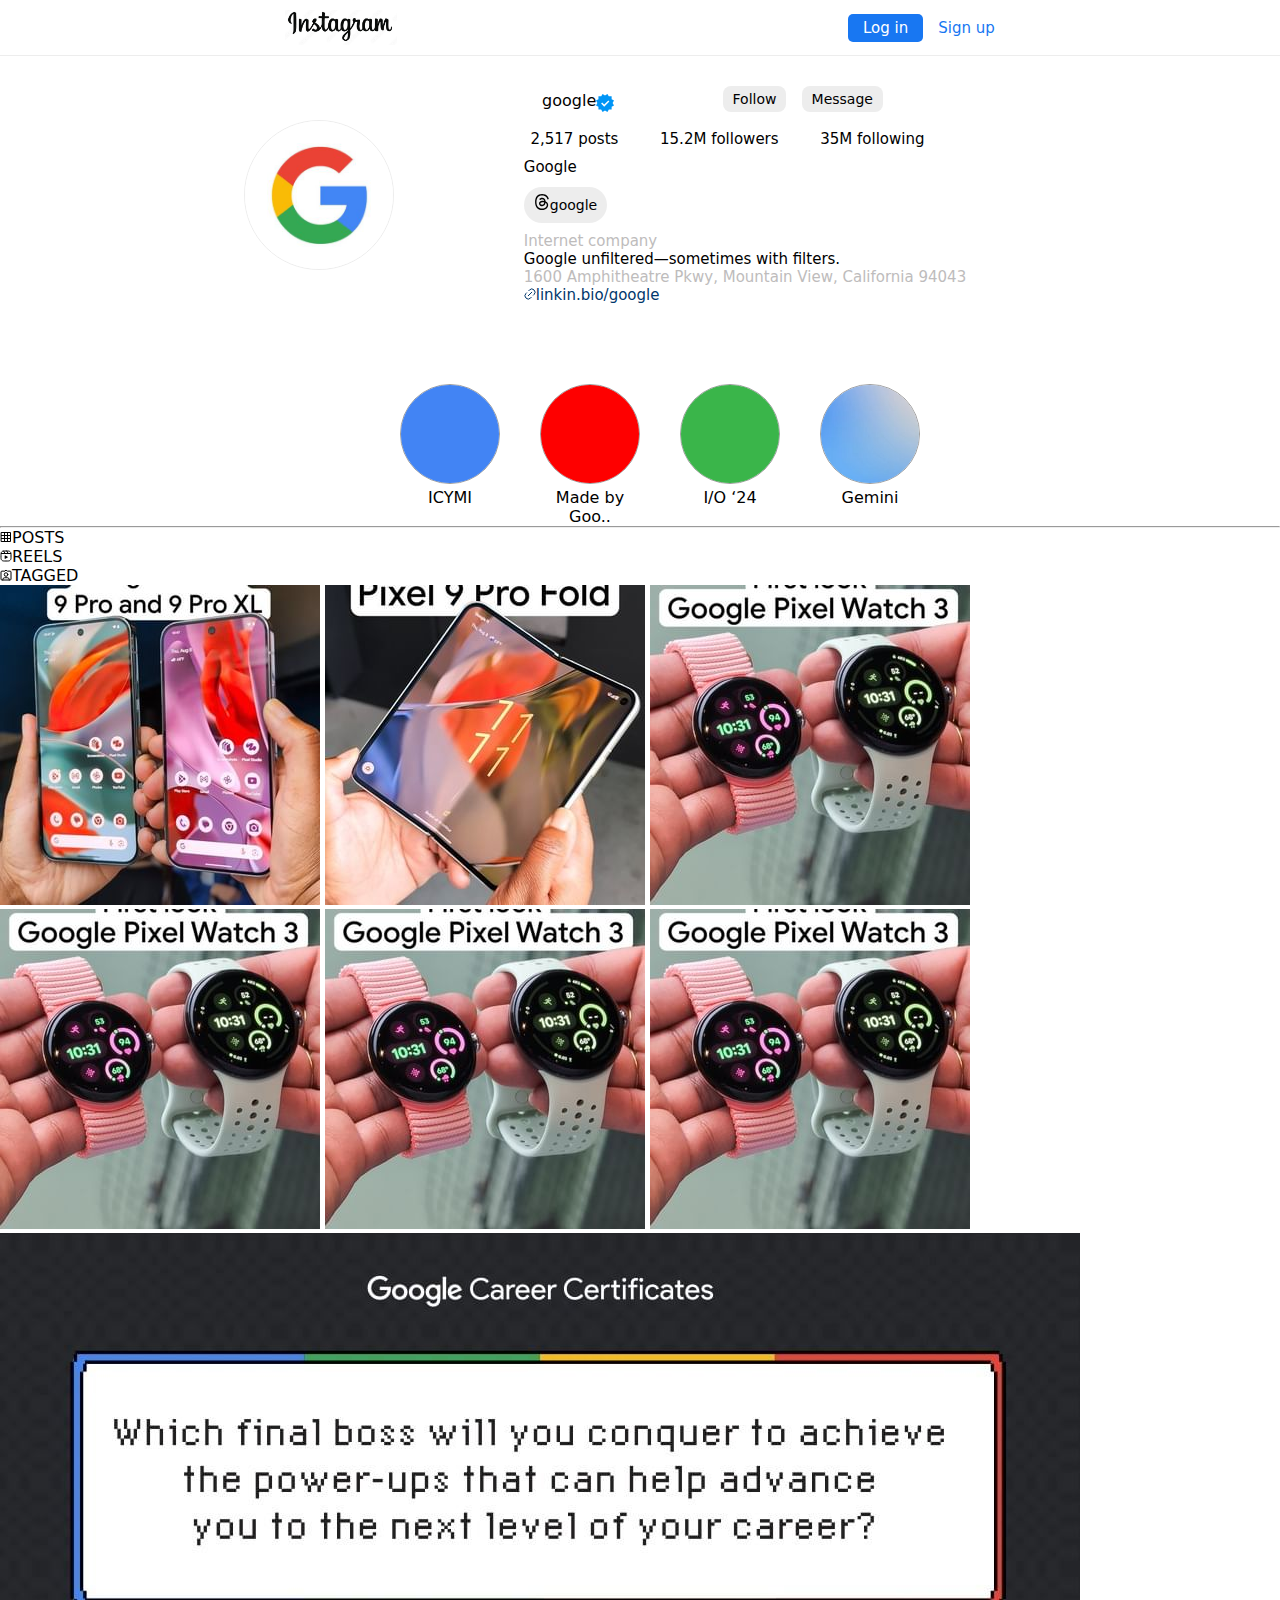
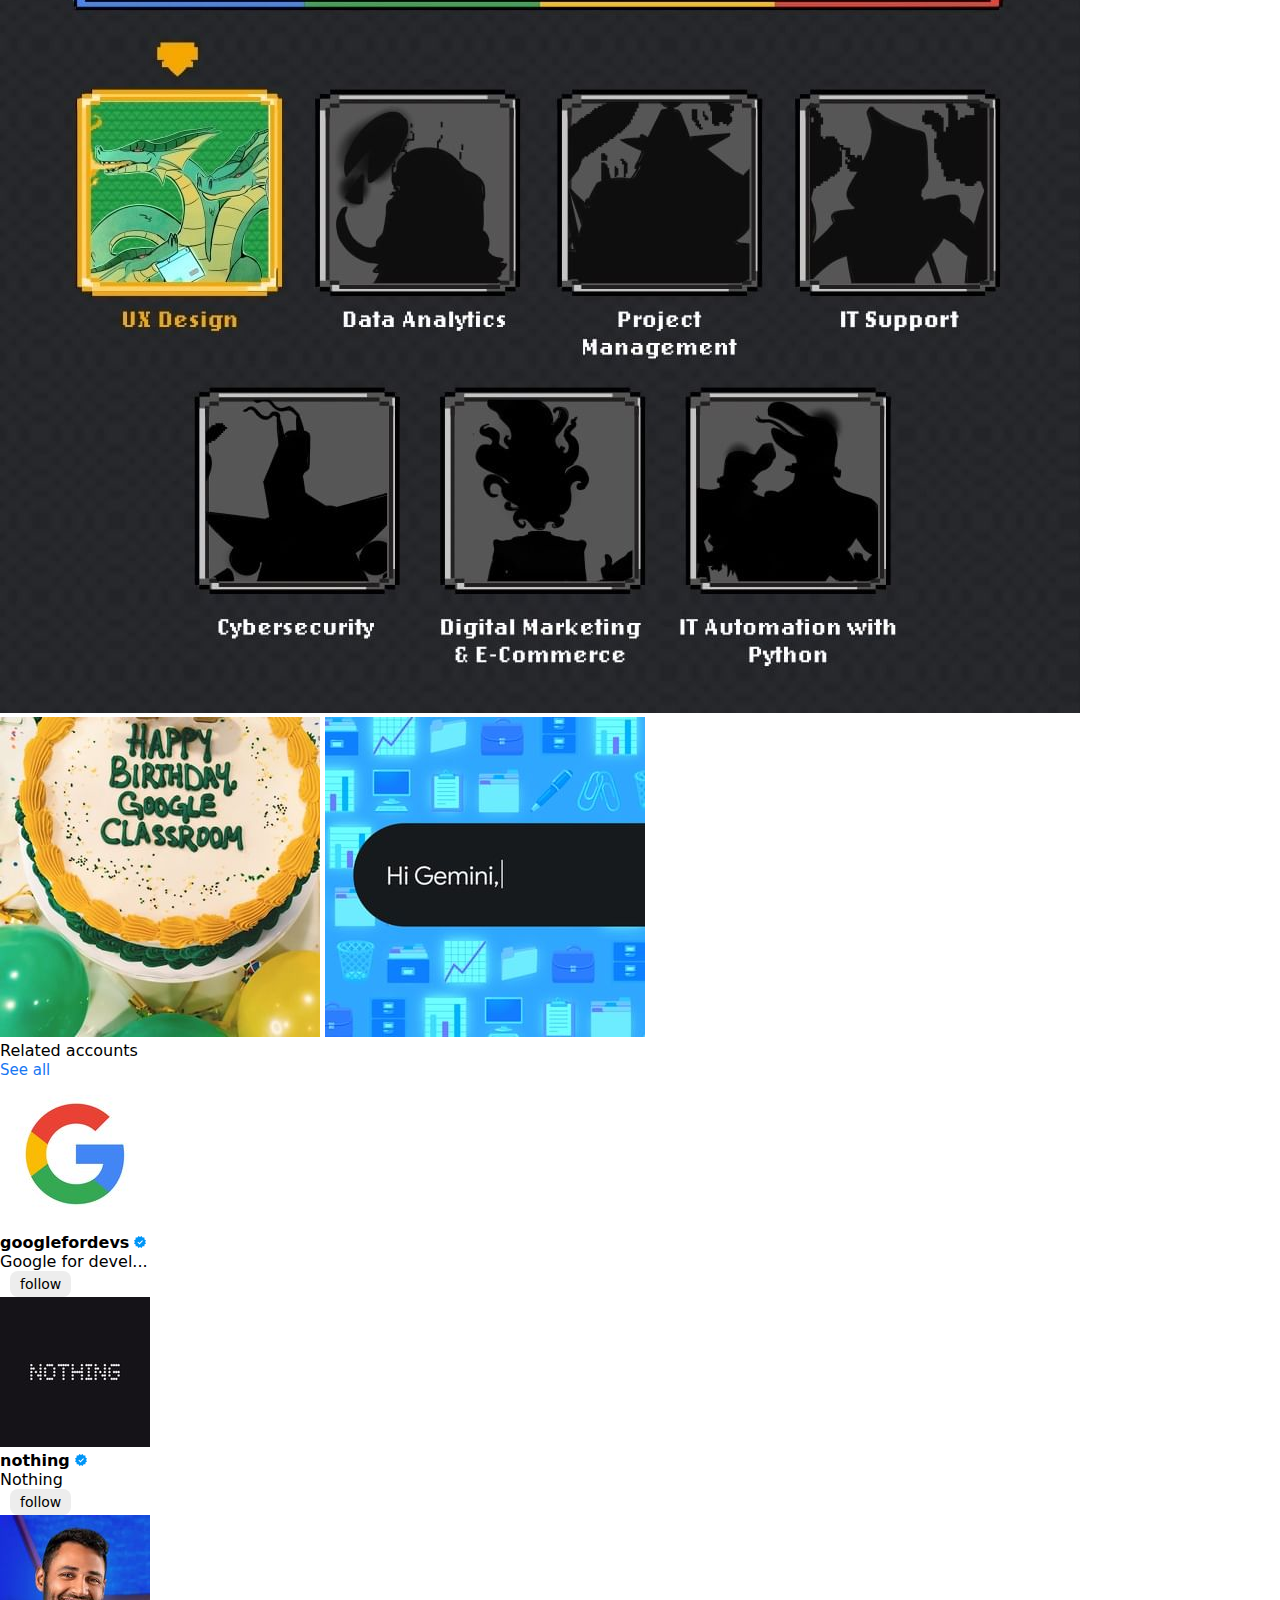
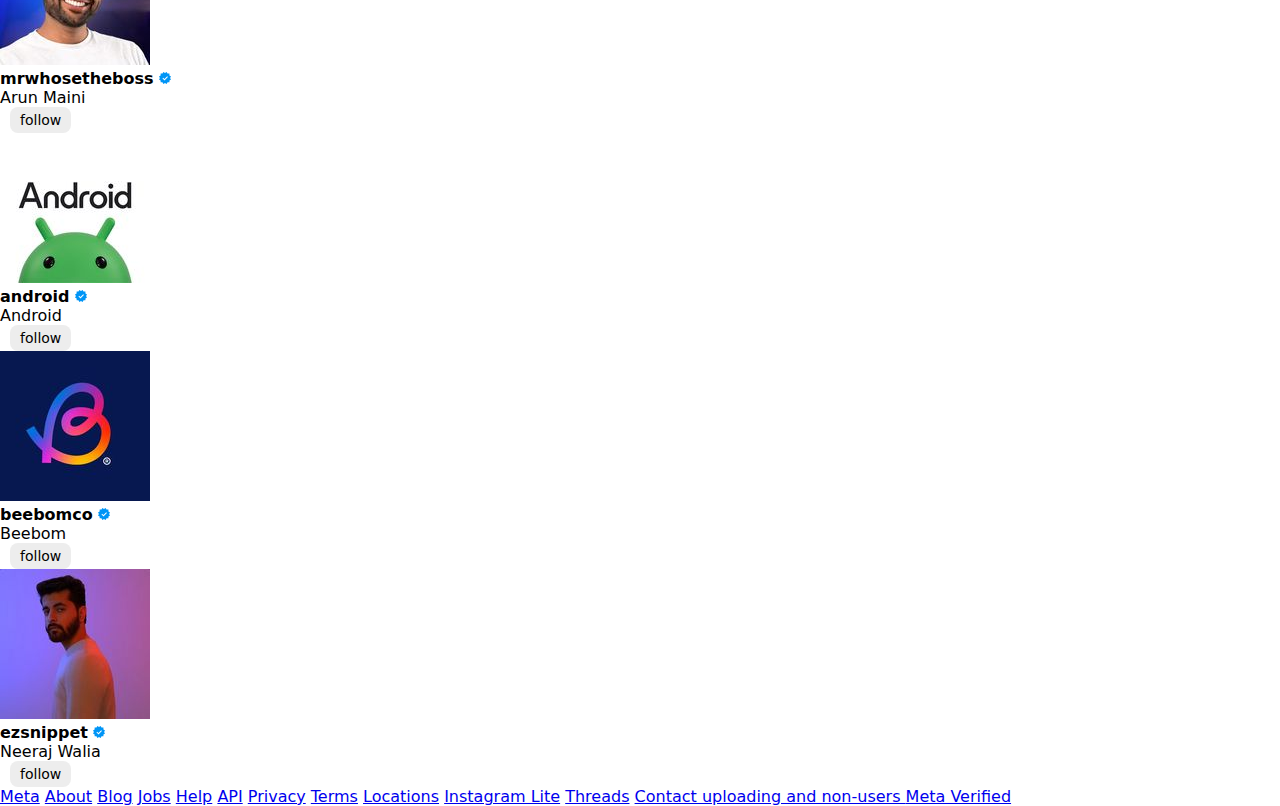
<file: index.html>
<!DOCTYPE html>
<html lang="en">

<head>
    <meta charset="UTF-8">
    <meta name="viewport" content="width=device-width, initial-scale=1.0">
    <link rel="stylesheet" href="style.css">
    <title>Flex Box</title>
</head>

<body>
    <header class="head">
        <nav class="navbar">
            <img class="head-logo" src="./instagram.jpg" alt="insta-logo">
            <div class="btn">
                <button class="login">Log in</button>
                <a class="sign-up" href="/">Sign up</a>
            </div>
        </nav>
    </header>
    <div class="container">
        <img class="google-img" src="./google.jpg" alt="google-logo">
        <section class="right">
            <div class="google-details">
                <div class="icon">
                    <p class="text">google</p>
                    <svg aria-label="Verified" class="x1lliihq x1n2onr6" fill="rgb(0, 149, 246)" height="18" role="img"
                        viewBox="0 0 40 40" width="18">
                        <title>Verified</title>
                        <path
                            d="M19.998 3.094 14.638 0l-2.972 5.15H5.432v6.354L0 14.64 3.094 20 0 25.359l5.432 3.137v5.905h5.975L14.638 40l5.36-3.094L25.358 40l3.232-5.6h6.162v-6.01L40 25.359 36.905 20 40 14.641l-5.248-3.03v-6.46h-6.419L25.358 0l-5.36 3.094Zm7.415 11.225 2.254 2.287-11.43 11.5-6.835-6.93 2.244-2.258 4.587 4.581 9.18-9.18Z"
                            fill-rule="evenodd"></path>
                    </svg>
                </div>
                <div class="btx">
                    <button class="google-banner">Follow</button>
                    <button class="google-banner">Message</button>
                </div>
            </div>
            <div class="data">
                <p>2,517 posts</p>
                <p>15.2M followers</p>
                <p>35M following</p>
            </div>
            <div class="about">
                <p>Google</p><br>
                <span class="google-span"><svg aria-label="Threads" class="x1lliihq x1n2onr6 x5n08af"
                        fill="currentColor" height="16" role="img" viewBox="0 0 192 192" width="16">
                        <title>Threads</title>
                        <path class="xcslo1z"
                            d="M141.537 88.9883C140.71 88.5919 139.87 88.2104 139.019 87.8451C137.537 60.5382 122.616 44.905 97.5619 44.745C97.4484 44.7443 97.3355 44.7443 97.222 44.7443C82.2364 44.7443 69.7731 51.1409 62.102 62.7807L75.881 72.2328C81.6116 63.5383 90.6052 61.6848 97.2286 61.6848C97.3051 61.6848 97.3819 61.6848 97.4576 61.6855C105.707 61.7381 111.932 64.1366 115.961 68.814C118.893 72.2193 120.854 76.925 121.825 82.8638C114.511 81.6207 106.601 81.2385 98.145 81.7233C74.3247 83.0954 59.0111 96.9879 60.0396 116.292C60.5615 126.084 65.4397 134.508 73.775 140.011C80.8224 144.663 89.899 146.938 99.3323 146.423C111.79 145.74 121.563 140.987 128.381 132.296C133.559 125.696 136.834 117.143 138.28 106.366C144.217 109.949 148.617 114.664 151.047 120.332C155.179 129.967 155.42 145.8 142.501 158.708C131.182 170.016 117.576 174.908 97.0135 175.059C74.2042 174.89 56.9538 167.575 45.7381 153.317C35.2355 139.966 29.8077 120.682 29.6052 96C29.8077 71.3178 35.2355 52.0336 45.7381 38.6827C56.9538 24.4249 74.2039 17.11 97.0132 16.9405C119.988 17.1113 137.539 24.4614 149.184 38.788C154.894 45.8136 159.199 54.6488 162.037 64.9503L178.184 60.6422C174.744 47.9622 169.331 37.0357 161.965 27.974C147.036 9.60668 125.202 0.195148 97.0695 0H96.9569C68.8816 0.19447 47.2921 9.6418 32.7883 28.0793C19.8819 44.4864 13.2244 67.3157 13.0007 95.9325L13 96L13.0007 96.0675C13.2244 124.684 19.8819 147.514 32.7883 163.921C47.2921 182.358 68.8816 191.806 96.9569 192H97.0695C122.03 191.827 139.624 185.292 154.118 170.811C173.081 151.866 172.51 128.119 166.26 113.541C161.776 103.087 153.227 94.5962 141.537 88.9883ZM98.4405 129.507C88.0005 130.095 77.1544 125.409 76.6196 115.372C76.2232 107.93 81.9158 99.626 99.0812 98.6368C101.047 98.5234 102.976 98.468 104.871 98.468C111.106 98.468 116.939 99.0737 122.242 100.233C120.264 124.935 108.662 128.946 98.4405 129.507Z">
                        </path>
                    </svg>google</span><br><br>
                <p class="grey">Internet company</p>
                <p>Google unfiltered—sometimes with filters.
                </p>
                <p class="grey">1600 Amphitheatre Pkwy, Mountain View, California 94043</p>
                <div class="link">
                    <a class="google-link" href="linkin.bio/google"><svg aria-label="Link icon"
                            class="x1lliihq x1n2onr6 x7l2uk3" fill="currentColor" height="12" role="img"
                            viewBox="0 0 24 24" width="12">
                            <title>Link icon</title>
                            <path
                                d="m9.726 5.123 1.228-1.228a6.47 6.47 0 0 1 9.15 9.152l-1.227 1.227m-4.603 4.603-1.228 1.228a6.47 6.47 0 0 1-9.15-9.152l1.227-1.227"
                                fill="none" stroke="currentColor" stroke-linecap="round" stroke-linejoin="round"
                                stroke-width="2"></path>
                            <line fill="none" stroke="currentColor" stroke-linecap="round" stroke-linejoin="round"
                                stroke-width="2" x1="8.471" x2="15.529" y1="15.529" y2="8.471"></line>
                        </svg>linkin.bio/google</a>
                </div>

            </div>
        </section>
    </div>
    <div class="color">
        <div class="blue">
            <img class="circle" src="./blue.jpg" alt="">
            <span>ICYMI</span>
        </div>
        <div class="red">
            <img class="circle" src="./red.jpg" alt="">
            <span>Made by Goo..</span>
        </div>
        <div class="green"><img class="circle" src="./green.jpg" alt=""><span>I/O ‘24</span></div>
        <div class="acqua-blue"><img class="circle" src="./aqua-blue.jpg" alt=""><span>Gemini</span></div>

    </div>
    <hr>
    <div class="content">
        <div class="posts"><svg aria-label="" class="x1lliihq x1n2onr6 x5n08af" fill="currentColor" height="12"
                role="img" viewBox="0 0 24 24" width="12">
                <title></title>
                <rect fill="none" height="18" stroke="currentColor" stroke-linecap="round" stroke-linejoin="round"
                    stroke-width="2" width="18" x="3" y="3"></rect>
                <line fill="none" stroke="currentColor" stroke-linecap="round" stroke-linejoin="round" stroke-width="2"
                    x1="9.015" x2="9.015" y1="3" y2="21"></line>
                <line fill="none" stroke="currentColor" stroke-linecap="round" stroke-linejoin="round" stroke-width="2"
                    x1="14.985" x2="14.985" y1="3" y2="21"></line>
                <line fill="none" stroke="currentColor" stroke-linecap="round" stroke-linejoin="round" stroke-width="2"
                    x1="21" x2="3" y1="9.015" y2="9.015"></line>
                <line fill="none" stroke="currentColor" stroke-linecap="round" stroke-linejoin="round" stroke-width="2"
                    x1="21" x2="3" y1="14.985" y2="14.985"></line>
            </svg><span>POSTS</span></div>
        <div class="reels"><svg aria-label="" class="x1lliihq x1n2onr6 x1roi4f4" fill="currentColor" height="12"
                role="img" viewBox="0 0 24 24" width="12">
                <title></title>
                <line fill="none" stroke="currentColor" stroke-linejoin="round" stroke-width="2" x1="2.049" x2="21.95"
                    y1="7.002" y2="7.002"></line>
                <line fill="none" stroke="currentColor" stroke-linecap="round" stroke-linejoin="round" stroke-width="2"
                    x1="13.504" x2="16.362" y1="2.001" y2="7.002"></line>
                <line fill="none" stroke="currentColor" stroke-linecap="round" stroke-linejoin="round" stroke-width="2"
                    x1="7.207" x2="10.002" y1="2.11" y2="7.002"></line>
                <path
                    d="M2 12.001v3.449c0 2.849.698 4.006 1.606 4.945.94.908 2.098 1.607 4.946 1.607h6.896c2.848 0 4.006-.699 4.946-1.607.908-.939 1.606-2.096 1.606-4.945V8.552c0-2.848-.698-4.006-1.606-4.945C19.454 2.699 18.296 2 15.448 2H8.552c-2.848 0-4.006.699-4.946 1.607C2.698 4.546 2 5.704 2 8.552Z"
                    fill="none" stroke="currentColor" stroke-linecap="round" stroke-linejoin="round" stroke-width="2">
                </path>
                <path
                    d="M9.763 17.664a.908.908 0 0 1-.454-.787V11.63a.909.909 0 0 1 1.364-.788l4.545 2.624a.909.909 0 0 1 0 1.575l-4.545 2.624a.91.91 0 0 1-.91 0Z"
                    fill-rule="evenodd"></path>
            </svg><span>REELS</span></div>
        <div class="tagged"><svg aria-label="" class="x1lliihq x1n2onr6 x1roi4f4" fill="currentColor" height="12"
                role="img" viewBox="0 0 24 24" width="12">
                <title></title>
                <path
                    d="M10.201 3.797 12 1.997l1.799 1.8a1.59 1.59 0 0 0 1.124.465h5.259A1.818 1.818 0 0 1 22 6.08v14.104a1.818 1.818 0 0 1-1.818 1.818H3.818A1.818 1.818 0 0 1 2 20.184V6.08a1.818 1.818 0 0 1 1.818-1.818h5.26a1.59 1.59 0 0 0 1.123-.465Z"
                    fill="none" stroke="currentColor" stroke-linecap="round" stroke-linejoin="round" stroke-width="2">
                </path>
                <path d="M18.598 22.002V21.4a3.949 3.949 0 0 0-3.948-3.949H9.495A3.949 3.949 0 0 0 5.546 21.4v.603"
                    fill="none" stroke="currentColor" stroke-linecap="round" stroke-linejoin="round" stroke-width="2">
                </path>
                <circle cx="12.072" cy="11.075" fill="none" r="3.556" stroke="currentColor" stroke-linecap="round"
                    stroke-linejoin="round" stroke-width="2"></circle>
            </svg><span>TAGGED</span></div>
    </div>
    <div class="row1">
        <div>
            <img class="squre" src="./9 pro.jpg" alt="">
            <img class="squre" src="./fold 1.jpg" alt="">
            <img class="squre" src="./watch 3.jpg" alt="">
        </div>
    </div>
    <div class="row2">
        <div>
            <img class="squre" src="./watch 3.jpg" alt="">
            <img class="squre" src="./watch 3.jpg" alt="">
            <img class="squre" src="./watch 3.jpg" alt="">
        </div>
    </div>
    <div class="row3">
        <div>
            <img class="squre" src="./c1.jpg" alt="">
            <img class="squre" src="./h1.jpg" alt="">
            <img class="squre" src="./g1.jpg" alt="">
        </div>
    </div>
    <div class="more-posts">
        <p>Related accounts</p>
        <a class="sign-up" href="/">See all</a>
    </div>
    <div class="container2">
        <div class="google-dev">
            <img class="small-one" src="./gsmall.jpg" alt="logo">
            <p><strong>googlefordevs</strong> <svg aria-label="Verified" class="x1lliihq x1n2onr6"
                    fill="rgb(0, 149, 246)" height="12" role="img" viewBox="0 0 40 40" width="12">
                    <title>Verified</title>
                    <path
                        d="M19.998 3.094 14.638 0l-2.972 5.15H5.432v6.354L0 14.64 3.094 20 0 25.359l5.432 3.137v5.905h5.975L14.638 40l5.36-3.094L25.358 40l3.232-5.6h6.162v-6.01L40 25.359 36.905 20 40 14.641l-5.248-3.03v-6.46h-6.419L25.358 0l-5.36 3.094Zm7.415 11.225 2.254 2.287-11.43 11.5-6.835-6.93 2.244-2.258 4.587 4.581 9.18-9.18Z"
                        fill-rule="evenodd"></path>
                </svg></p>
            <p>Google for devel...</p>
            <button class="google-banner">follow</button>

        </div>
        <div class="google-dev">
            <img class="small-one" src="./nothing.jpg" alt="logo">
            <p><strong>nothing</strong> <svg aria-label="Verified" class="x1lliihq x1n2onr6" fill="rgb(0, 149, 246)"
                    height="12" role="img" viewBox="0 0 40 40" width="12">
                    <title>Verified</title>
                    <path d="M19.998 3.094 14.638 0l-2.972 5.15H5.432v6.354L0 14.64 3.094 20 0 25.359l5.432 3.137v5.905h5.975L14.638 
        40l5.36-3.094L25.358 40l3.232-5.6h6.162v-6.01L40 25.359 36.905 20 40 14.641l-5.248-3.03v-6.46h-6.419L25.358 
        0l-5.36 3.094Zm7.415 11.225 2.254 2.287-11.43 11.5-6.835-6.93 2.244-2.258 4.587 4.581 9.18-9.18Z"
                        fill-rule="evenodd">
                    </path>
                </svg></p>
            <p>Nothing</p>
            <button class="google-banner">follow</button>


        </div>
        <div class="google-dev">
            <img class="small-one" src="./man.jpg" alt="logo">
            <p><strong>mrwhosetheboss</strong> <svg aria-label="Verified" class="x1lliihq x1n2onr6"
                    fill="rgb(0, 149, 246)" height="12" role="img" viewBox="0 0 40 40" width="12">
                    <title>Verified</title>
                    <path d="M19.998 3.094 14.638 0l-2.972 5.15H5.432v6.354L0 14.64 3.094 20 0 25.359l5.432 3.137v5.905h5.975L14.638 
        40l5.36-3.094L25.358 40l3.232-5.6h6.162v-6.01L40 25.359 36.905 20 40 14.641l-5.248-3.03v-6.46h-6.419L25.358 
        0l-5.36 3.094Zm7.415 11.225 2.254 2.287-11.43 11.5-6.835-6.93 2.244-2.258 4.587 4.581 9.18-9.18Z"
                        fill-rule="evenodd">
                    </path>
                </svg></p>
            <p>Arun Maini</p>
            <button class="google-banner">follow</button>
        </div>
        <div class="google-dev">
            <img class="small-one" src="./375186759_6805433609524290_1739264410990625126_n.jpg" alt="logo">
            <p><strong>android</strong> <svg aria-label="Verified" class="x1lliihq x1n2onr6" fill="rgb(0, 149, 246)"
                    height="12" role="img" viewBox="0 0 40 40" width="12">
                    <title>Verified</title>
                    <path d="M19.998 3.094 14.638 0l-2.972 5.15H5.432v6.354L0 14.64 3.094 20 0 25.359l5.432 3.137v5.905h5.975L14.638 
        40l5.36-3.094L25.358 40l3.232-5.6h6.162v-6.01L40 25.359 36.905 20 40 14.641l-5.248-3.03v-6.46h-6.419L25.358 
        0l-5.36 3.094Zm7.415 11.225 2.254 2.287-11.43 11.5-6.835-6.93 2.244-2.258 4.587 4.581 9.18-9.18Z"
                        fill-rule="evenodd">
                    </path>
                </svg></p>
            <p>Android</p>
            <button class="google-banner">follow</button>
        </div>
        <div class="google-dev">
            <img class="small-one" src="./beeb.jpg" alt="logo">
            <p><strong>beebomco</strong> <svg aria-label="Verified" class="x1lliihq x1n2onr6" fill="rgb(0, 149, 246)"
                    height="12" role="img" viewBox="0 0 40 40" width="12">
                    <title>Verified</title>
                    <path d="M19.998 3.094 14.638 0l-2.972 5.15H5.432v6.354L0 14.64 3.094 20 0 25.359l5.432 3.137v5.905h5.975L14.638 
        40l5.36-3.094L25.358 40l3.232-5.6h6.162v-6.01L40 25.359 36.905 20 40 14.641l-5.248-3.03v-6.46h-6.419L25.358 
        0l-5.36 3.094Zm7.415 11.225 2.254 2.287-11.43 11.5-6.835-6.93 2.244-2.258 4.587 4.581 9.18-9.18Z"
                        fill-rule="evenodd">
                    </path>
                </svg></p>
            <p>Beebom</p>
            <button class="google-banner">follow</button>
        </div>
        <div class="google-dev">
            <img class="small-one" src="./eezz.jpg" alt="logo">
            <p><strong>ezsnippet</strong> <svg aria-label="Verified" class="x1lliihq x1n2onr6" fill="rgb(0, 149, 246)"
                    height="12" role="img" viewBox="0 0 40 40" width="12">
                    <title>Verified</title>
                    <path d="M19.998 3.094 14.638 0l-2.972 5.15H5.432v6.354L0 14.64 3.094 20 0 25.359l5.432 3.137v5.905h5.975L14.638 
        40l5.36-3.094L25.358 40l3.232-5.6h6.162v-6.01L40 25.359 36.905 20 40 14.641l-5.248-3.03v-6.46h-6.419L25.358 
        0l-5.36 3.094Zm7.415 11.225 2.254 2.287-11.43 11.5-6.835-6.93 2.244-2.258 4.587 4.581 9.18-9.18Z"
                        fill-rule="evenodd">
                    </path>
                </svg></p>
            <p>Neeraj Walia</p>
            <button class="google-banner">follow</button>
        </div>
    </div>
    <div class="footer">
        <div class="menu">
            <a class="menu-nav" href="/">Meta</a>
            <a class="menu-nav" href="/">About</a>
            <a class="menu-nav" href="/">Blog</a>
            <a class="menu-nav" href="/">Jobs</a>
            <a class="menu-nav" href="/">Help</a>
            <a class="menu-nav" href="/">API</a>
            <a class="menu-nav" href="/">Privacy</a>
            <a class="menu-nav" href="/">Terms</a>
            <a class="menu-nav" href="/">Locations</a>
            <a class="menu-nav" href="/">Instagram Lite</a>
            <a class="menu-nav" href="/">Threads</a>
            <a class="menu-nav" href="/">Contact uploading and non-users
            </a>
            <a class="menu-nav" href=".">Meta Verified</a>
        </div>
    </div>

</body>

</html>
</file>
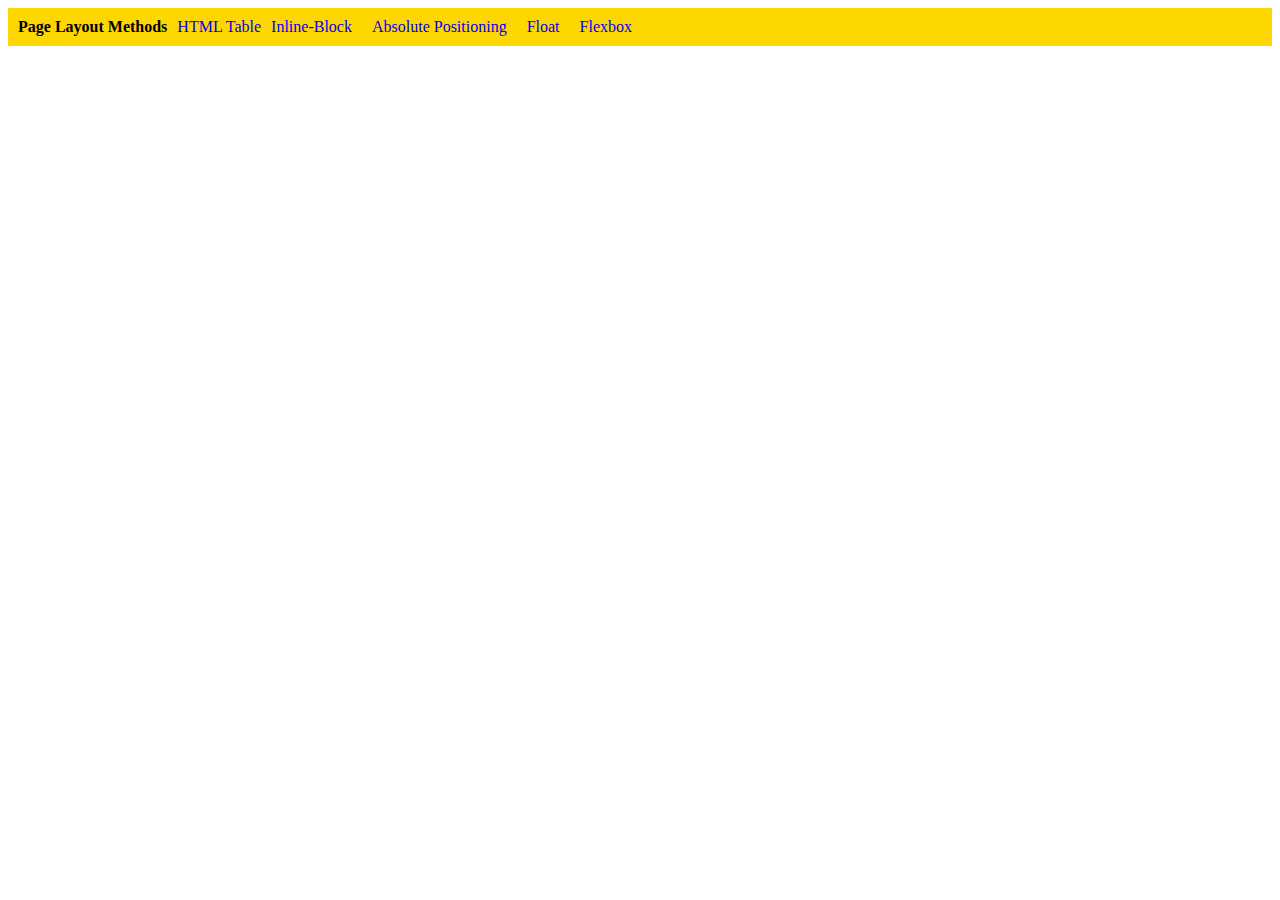
<file: Display Flex/index.html>
<!DOCTYPE html>
<html lang="en">

<head>
  <meta charset="UTF-8">
  <meta name="viewport" content="width=device-width, initial-scale=1.0">
  <title>Column Layout Methods</title>
  <style>
    p {
      padding: 0;
      margin: 0;
      font-weight: 700;
    }

    li {
      list-style: none;
    }

    .container {
      padding: 10px;
      background-color: gold;
    }
  </style>
  <link rel="stylesheet" href="style.css">
</head>

<body>
  <div class="container">
    <p>Page Layout Methods</p>

    <li><a href="./html-table.html">HTML Table</a></li>
    <li><a href="./inline-block.html">Inline-Block</li>
    <li><a href="./absolute-position.html">Absolute Positioning</li>
    <li><a href="./float.html">Float</li>
    <li><a href="./flex.html">Flexbox</li>

  </div>
</body>

</html>
</file>
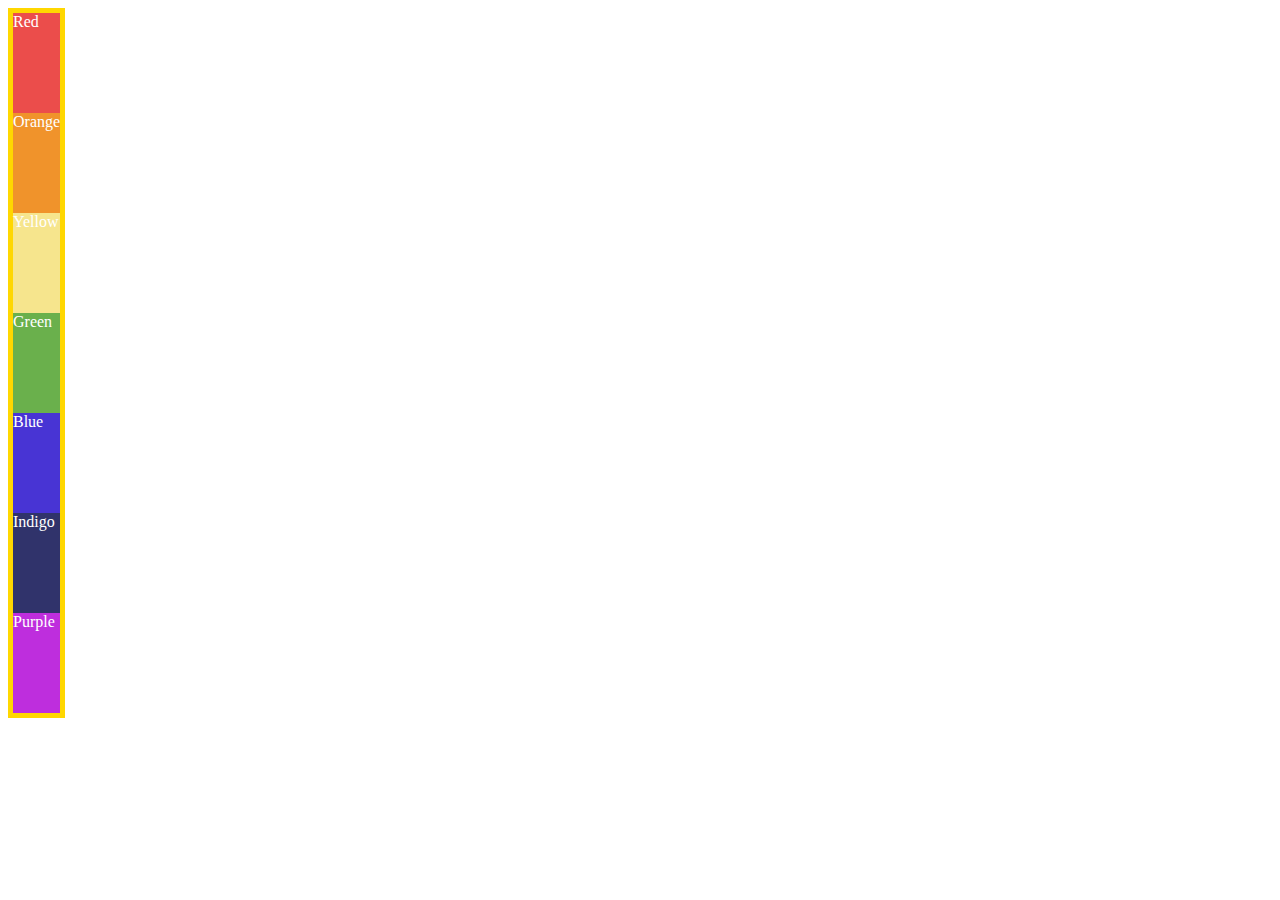
<file: Flex Direction/index.html>
<!DOCTYPE html>
<html lang="en">

<head>
  <meta charset="UTF-8">
  <meta name="viewport" content="width=device-width, initial-scale=1.0">
  <title>Flex Direction</title>
  <!-- HINT:
  https://developer.mozilla.org/en-US/docs/Web/CSS/Universal_selectors
  https://developer.mozilla.org/en-US/docs/Learn/CSS/Building_blocks/Selectors/Combinators 
  -->
  <style>
    .container {
      color: white;
      border: 5px solid gold;
      display: inline-flex;
      flex-direction: column;
      /* width: 50px; */
    }

    .container>div {
      /* height: 100px; */
      flex-basis: 100px;

    }

    /*
Select all the elements that are the direct
children of the .container class.
    */

    .red {
      background-color: #eb4d4b;
    }

    .orange {
      background-color: #f0932b;
    }

    .yellow {
      background-color: #f6e58d;
    }

    .green {
      background-color: #6ab04c;
    }

    .blue {
      background-color: #4834d4;
    }

    .indigo {
      background-color: #30336b;
    }

    .purple {
      background-color: #be2edd;
    }
  </style>
</head>

<body>
  <div class="container">
    <div class="red">Red</div>
    <div class="orange">Orange</div>
    <div class="yellow">Yellow</div>
    <div class="green">Green</div>
    <div class="blue">Blue</div>
    <div class="indigo">Indigo</div>
    <div class="purple">Purple</div>
  </div>

</body>

</html>
</file>
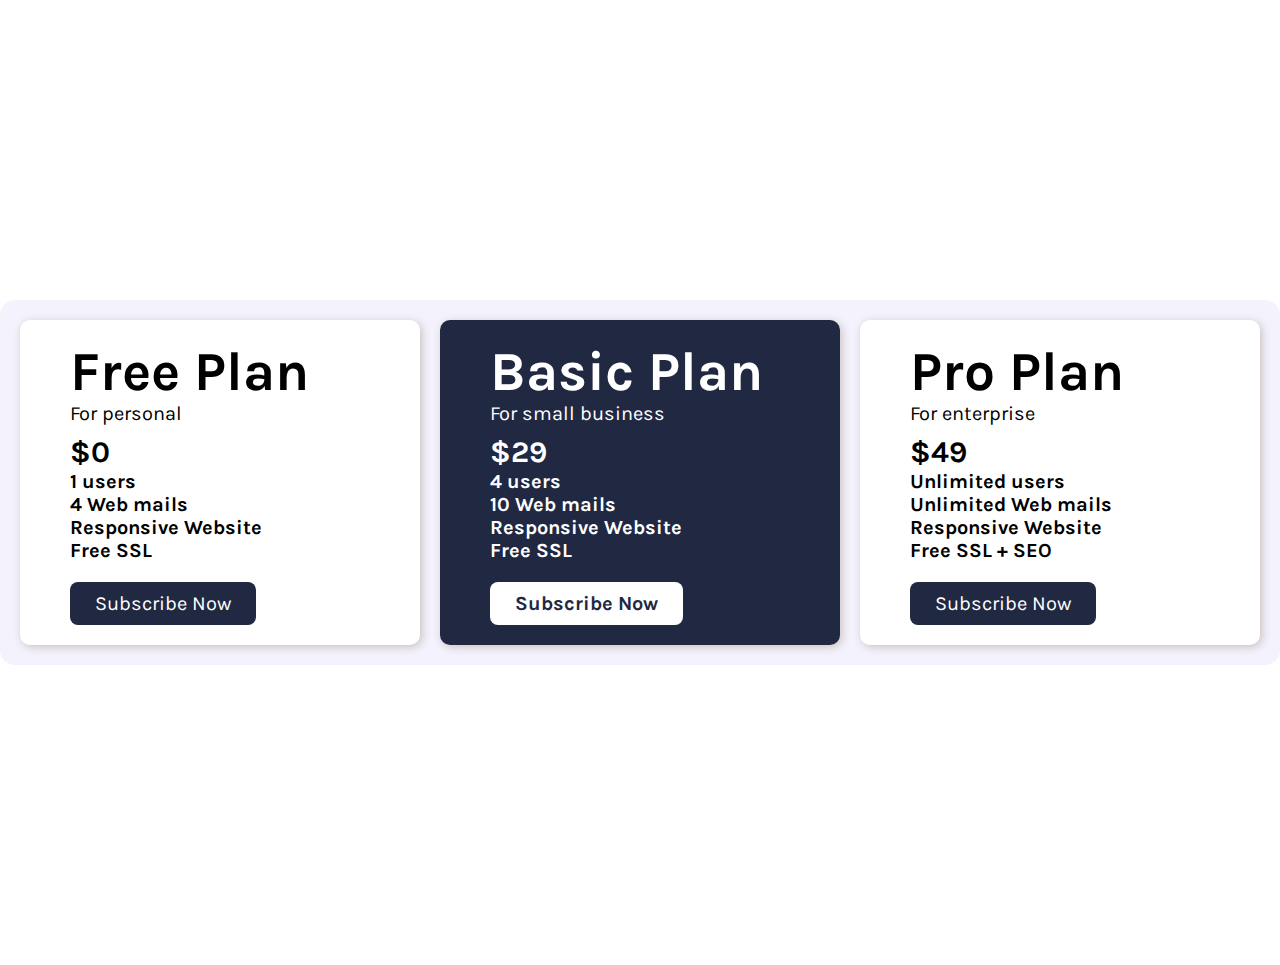
<file: Pricing card/index.html>
<!DOCTYPE html>
<html lang="en">

<head>
    <meta charset="UTF-8">
    <meta name="viewport" content="width=device-width, initial-scale=1.0">
    <link rel="stylesheet" href="style.css">
    <title>pricing card</title>
</head>

<body>
    <div class="container">
        <div class="card one">
            <h1>Free Plan</h1>
            <p> For personal</p>
            <h2>$0</h2>
            <ul>
                <li>1 users</li>
                <li>4 Web mails</li>
                <li>Responsive Website</li>
                <li>Free SSL</li>
            </ul>
            <button>Subscribe Now</button>
        </div>
        <div class="card two">
            <h1>Basic Plan</h1>
            <p> For small business</p>
            <h2>$29</h2>
            <ul>
                <li>4 users</li>
                <li>10 Web mails</li>
                <li>Responsive Website</li>
                <li>Free SSL</li>
            </ul>
            <button>Subscribe Now</button>
        </div>
        <div class="card three">
            <h1>Pro Plan</h1>
            <p> For enterprise</p>
            <h2>$49</h2>
            <ul>
                <li>Unlimited users</li>
                <li>Unlimited Web mails</li>
                <li>Responsive Website</li>
                <li>Free SSL + SEO</li>
            </ul>
            <button>Subscribe Now</button>
        </div>
    </div>
</body>

</html>
</file>
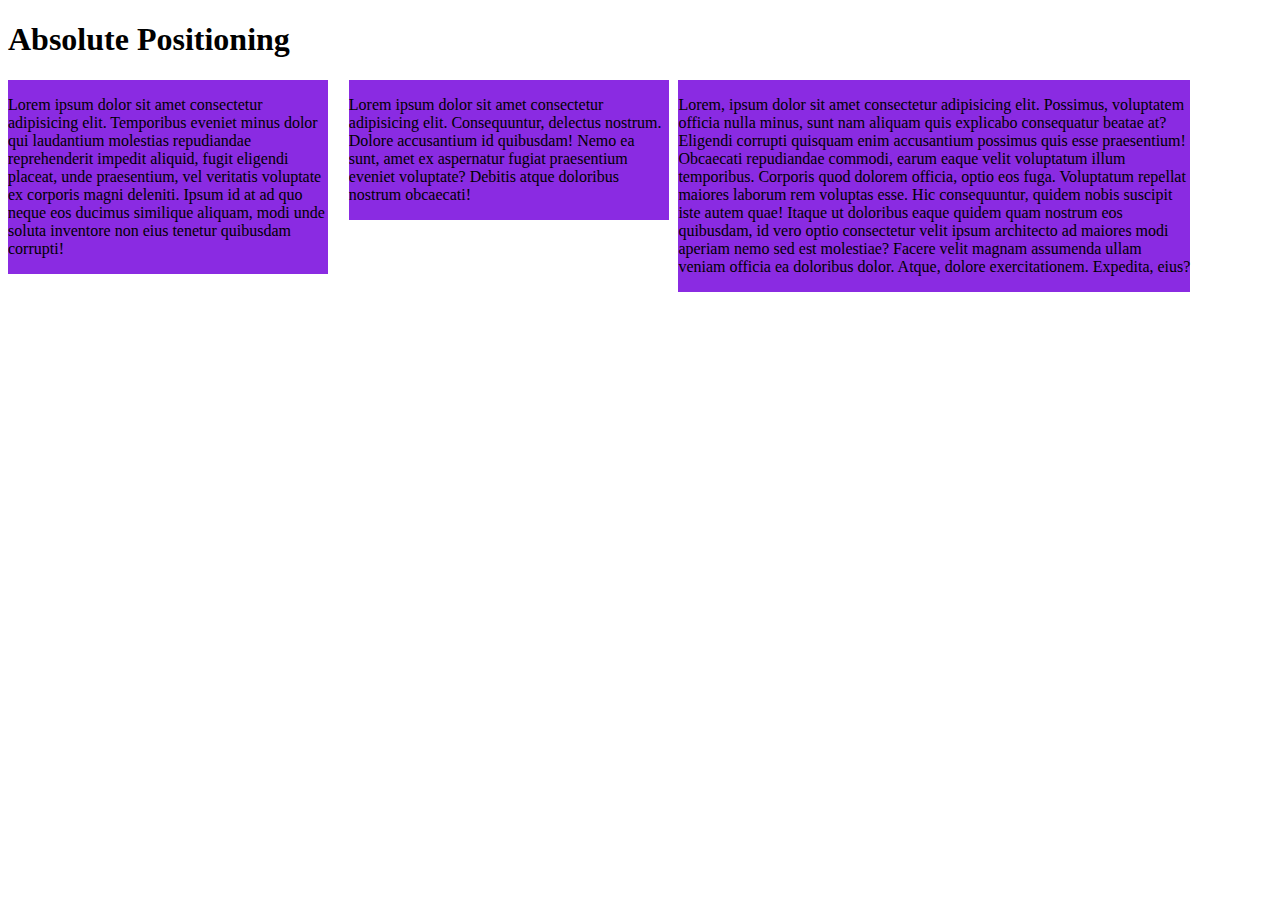
<file: Display Flex/absolute-position.html>
<!DOCTYPE html>
<html lang="en">

<head>
  <meta charset="UTF-8">
  <meta name="viewport" content="width=device-width, initial-scale=1.0">
  <title>Absolute Positioning</title>
  <style>
    div {
      position: relative;
      display: inline-block;
      background-color: blueviolet;
    }

    .one {
      width: 25%;
      position: absolute;
    }

    .two {
      position: absolute;
      left: 27.25%;
      width: 25%;
    }

    .three {
      position: absolute;
      left: 53%;
      width: 40%;
    }
  </style>
</head>

<body>

  <body>
<h1>Absolute Positioning</h1>
    <div class="one">
      <p>Lorem ipsum dolor sit amet consectetur adipisicing elit. Temporibus eveniet minus dolor qui laudantium
        molestias repudiandae reprehenderit impedit aliquid, fugit eligendi placeat, unde praesentium, vel veritatis
        voluptate ex corporis magni deleniti. Ipsum id at ad quo neque eos ducimus similique aliquam, modi unde soluta
        inventore non eius tenetur quibusdam corrupti!</p>
    </div>
    <div class="two">
      <p>Lorem ipsum dolor sit amet consectetur adipisicing elit. Consequuntur, delectus nostrum. Dolore accusantium id
        quibusdam! Nemo ea sunt, amet ex aspernatur fugiat praesentium eveniet voluptate? Debitis atque doloribus
        nostrum obcaecati!</p>
    </div>
    <div class="three">
      <p>Lorem, ipsum dolor sit amet consectetur adipisicing elit. Possimus, voluptatem officia nulla minus, sunt nam
        aliquam quis explicabo consequatur beatae at? Eligendi corrupti quisquam enim accusantium possimus quis esse
        praesentium! Obcaecati repudiandae commodi, earum eaque velit voluptatum illum temporibus. Corporis quod dolorem
        officia, optio eos fuga. Voluptatum repellat maiores laborum rem voluptas esse. Hic consequuntur, quidem nobis
        suscipit iste autem quae! Itaque ut doloribus eaque quidem quam nostrum eos quibusdam, id vero optio consectetur
        velit ipsum architecto ad maiores modi aperiam nemo sed est molestiae? Facere velit magnam assumenda ullam
        veniam officia ea doloribus dolor. Atque, dolore exercitationem. Expedita, eius?</p>
    </div>
  </body>

</html>
</file>
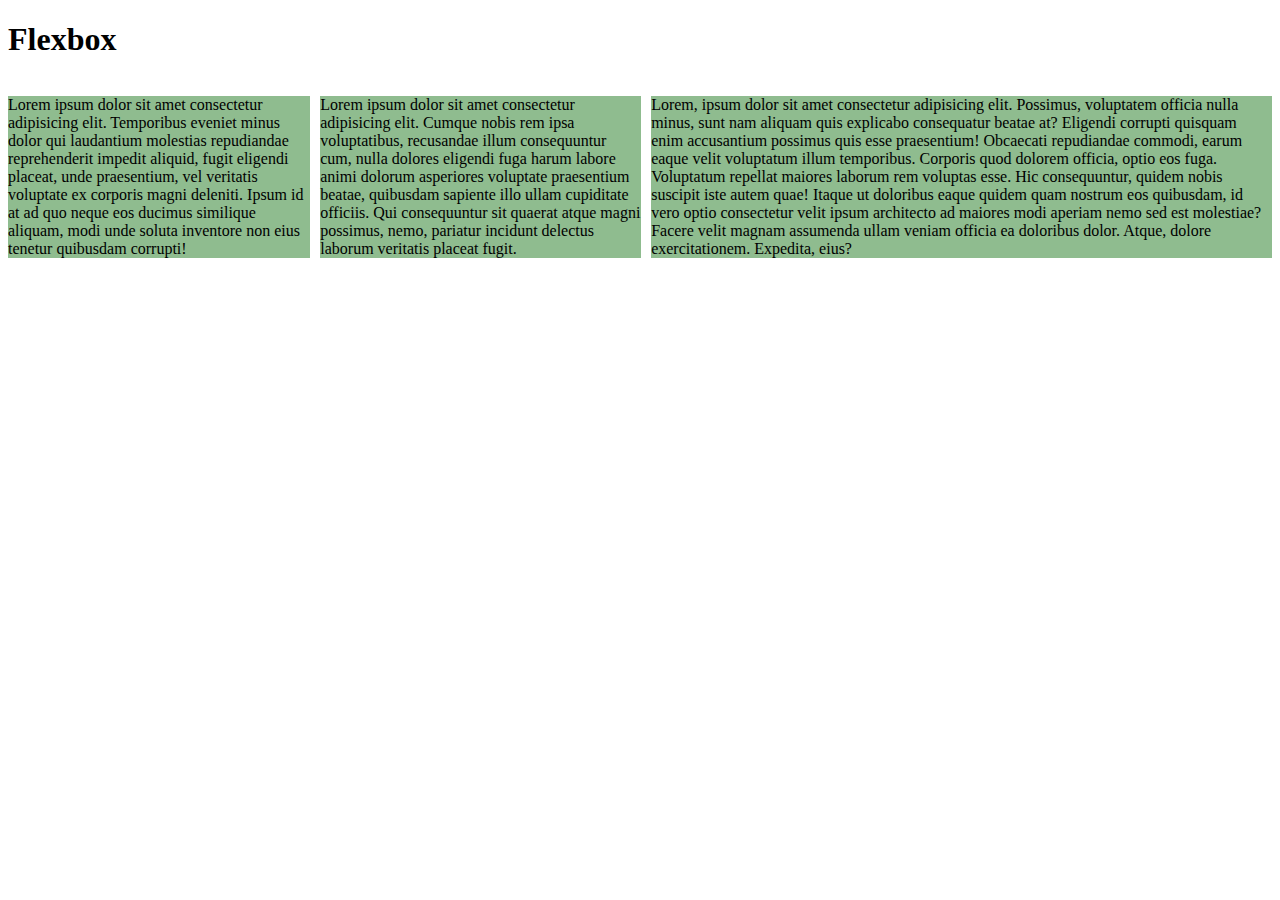
<file: Display Flex/flex.html>
<!DOCTYPE html>
<html lang="en">

<head>
  <meta charset="UTF-8">
  <meta name="viewport" content="width=device-width, initial-scale=1.0">
  <title>Flexbox</title>
  <style>
    .container {
      display: flex;
      gap: 10px;
    }

    p {
      background-color: darkseagreen;
    }
  </style>
</head>

<body>

  <body>
    <h1>Flexbox</h1>
    <div class="container">
      <div class="one">
        <p>Lorem ipsum dolor sit amet consectetur adipisicing elit. Temporibus eveniet minus dolor qui laudantium
          molestias repudiandae reprehenderit impedit aliquid, fugit eligendi placeat, unde praesentium, vel veritatis
          voluptate ex corporis magni deleniti. Ipsum id at ad quo neque eos ducimus similique aliquam, modi unde soluta
          inventore non eius tenetur quibusdam corrupti!</p>
      </div>
      <div class="two">
        <p>Lorem ipsum dolor sit amet consectetur adipisicing elit. Cumque nobis rem ipsa voluptatibus, recusandae illum
          consequuntur cum, nulla dolores eligendi fuga harum labore animi dolorum asperiores voluptate praesentium
          beatae, quibusdam sapiente illo ullam cupiditate officiis. Qui consequuntur sit quaerat atque magni possimus,
          nemo, pariatur incidunt delectus laborum veritatis placeat fugit.</p>
      </div>
      <div class="three">
        <p>Lorem, ipsum dolor sit amet consectetur adipisicing elit. Possimus, voluptatem officia nulla minus, sunt nam
          aliquam quis explicabo consequatur beatae at? Eligendi corrupti quisquam enim accusantium possimus quis esse
          praesentium! Obcaecati repudiandae commodi, earum eaque velit voluptatum illum temporibus. Corporis quod
          dolorem
          officia, optio eos fuga. Voluptatum repellat maiores laborum rem voluptas esse. Hic consequuntur, quidem nobis
          suscipit iste autem quae! Itaque ut doloribus eaque quidem quam nostrum eos quibusdam, id vero optio
          consectetur
          velit ipsum architecto ad maiores modi aperiam nemo sed est molestiae? Facere velit magnam assumenda ullam
          veniam officia ea doloribus dolor. Atque, dolore exercitationem. Expedita, eius?</p>
      </div>
    </div>
  </body>

</html>
</file>
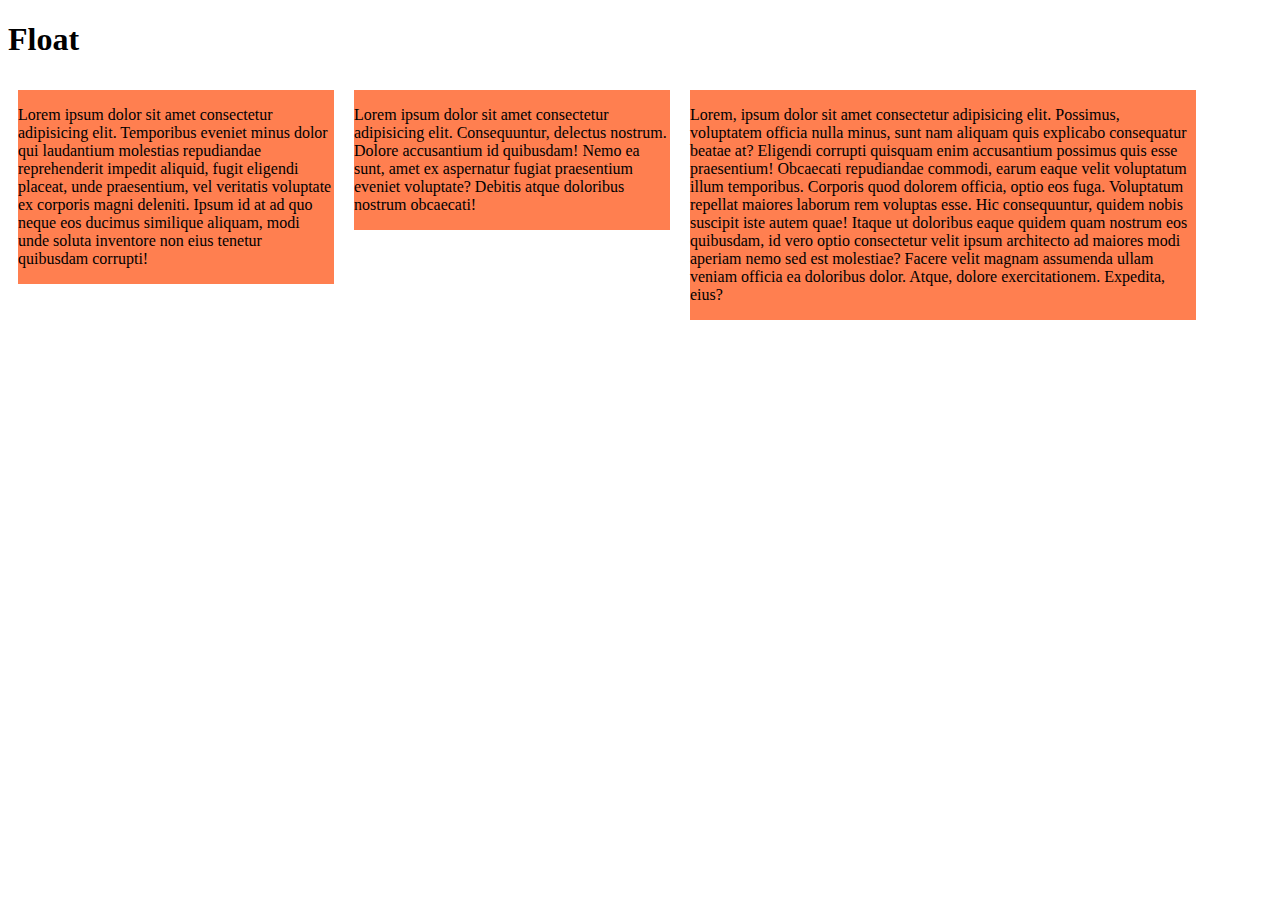
<file: Display Flex/float.html>
<!DOCTYPE html>
<html lang="en">

<head>
  <meta charset="UTF-8">
  <meta name="viewport" content="width=device-width, initial-scale=1.0">
  <title>Float</title>
  <style>
    div {
      background-color: coral;
      margin: 10px;
    }

    .one {
      float: left;
      width: 25%;
    }

    .two {
      width: 25%;
      float: left;
    }

    .three {
      float: left;
      width: 40%;
    }
  </style>
</head>

<body>

  <body>
    <h1>Float</h1>
    <div class="one">
      <p>Lorem ipsum dolor sit amet consectetur adipisicing elit. Temporibus eveniet minus dolor qui laudantium
        molestias repudiandae reprehenderit impedit aliquid, fugit eligendi placeat, unde praesentium, vel veritatis
        voluptate ex corporis magni deleniti. Ipsum id at ad quo neque eos ducimus similique aliquam, modi unde soluta
        inventore non eius tenetur quibusdam corrupti!</p>
    </div>
    <div class="two">
      <p>Lorem ipsum dolor sit amet consectetur adipisicing elit. Consequuntur, delectus nostrum. Dolore accusantium id
        quibusdam! Nemo ea sunt, amet ex aspernatur fugiat praesentium eveniet voluptate? Debitis atque doloribus
        nostrum obcaecati!</p>
    </div>
    <div class="three">
      <p>Lorem, ipsum dolor sit amet consectetur adipisicing elit. Possimus, voluptatem officia nulla minus, sunt nam
        aliquam quis explicabo consequatur beatae at? Eligendi corrupti quisquam enim accusantium possimus quis esse
        praesentium! Obcaecati repudiandae commodi, earum eaque velit voluptatum illum temporibus. Corporis quod dolorem
        officia, optio eos fuga. Voluptatum repellat maiores laborum rem voluptas esse. Hic consequuntur, quidem nobis
        suscipit iste autem quae! Itaque ut doloribus eaque quidem quam nostrum eos quibusdam, id vero optio consectetur
        velit ipsum architecto ad maiores modi aperiam nemo sed est molestiae? Facere velit magnam assumenda ullam
        veniam officia ea doloribus dolor. Atque, dolore exercitationem. Expedita, eius?</p>
    </div>
  </body>

</html>
</file>
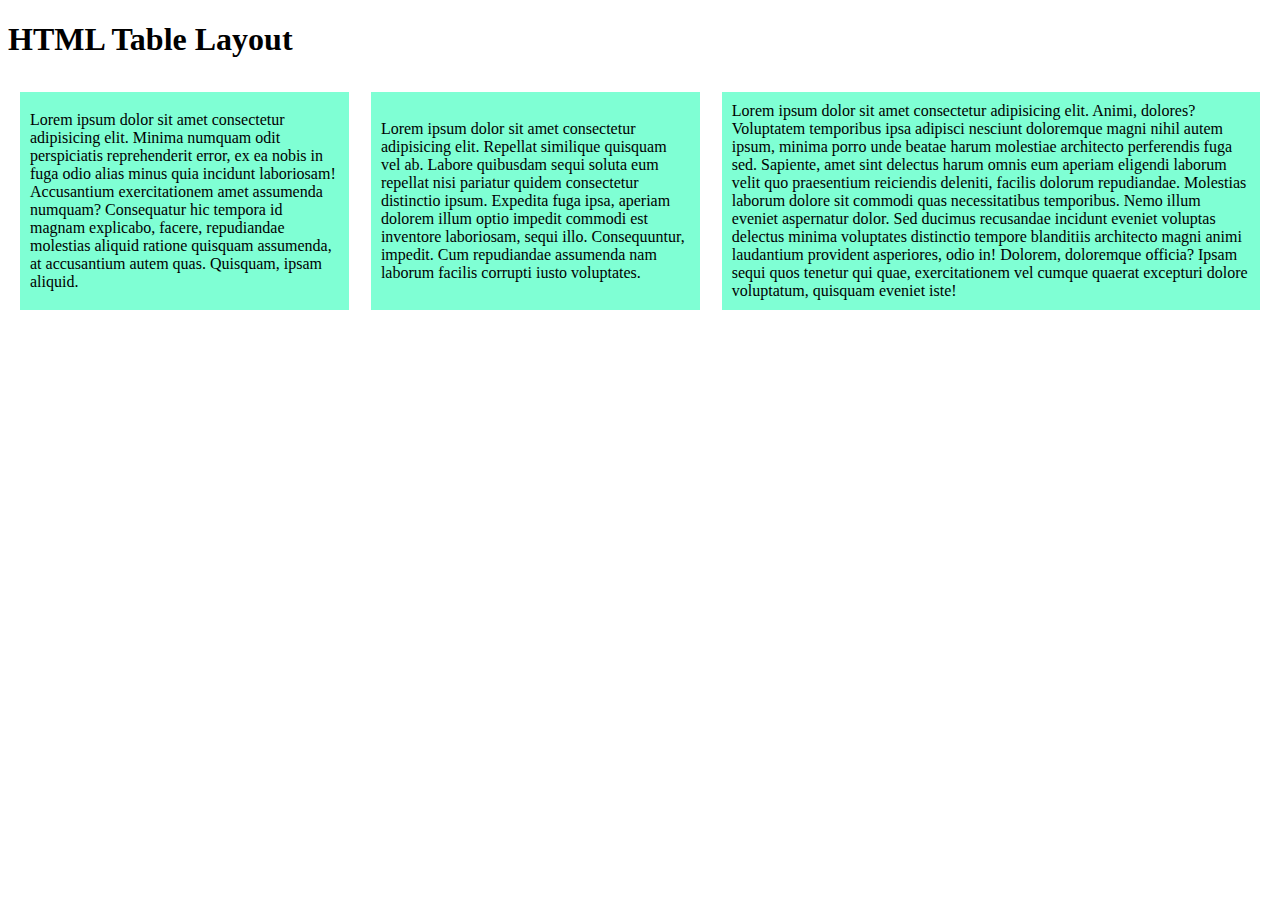
<file: Display Flex/html-table.html>
<!DOCTYPE html>
<html lang="en">

<head>
  <meta charset="UTF-8">
  <meta name="viewport" content="width=device-width, initial-scale=1.0">
  <title>HTML Table Layout</title>
  <style>
    table {
      width: 100%;
    }

    td {
      border: 10px solid white;
      padding: 10px;
      background-color: aquamarine;
    }

    .col1 {
      width: 25%;
    }

    .col2 {
      width: 25%;
    }

    .col3 {
      width: 40%;
    }

    ;
  </style>
</head>

<body>
  <h1>HTML Table Layout</h1>
  <table>
    <tr class="row">
      <td class="col1">Lorem ipsum dolor sit amet consectetur adipisicing elit. Minima numquam odit perspiciatis
        reprehenderit error, ex ea nobis in fuga odio alias minus quia incidunt laboriosam! Accusantium exercitationem
        amet assumenda numquam? Consequatur hic tempora id magnam explicabo, facere, repudiandae molestias aliquid
        ratione quisquam assumenda, at accusantium autem quas. Quisquam, ipsam aliquid.</td>
      <td class="col2">Lorem ipsum dolor sit amet consectetur adipisicing elit. Repellat similique quisquam vel ab.
        Labore quibusdam sequi soluta eum repellat nisi pariatur quidem consectetur distinctio ipsum. Expedita fuga
        ipsa, aperiam dolorem illum optio impedit commodi est inventore laboriosam, sequi illo. Consequuntur, impedit.
        Cum repudiandae assumenda nam laborum facilis corrupti iusto voluptates.</td>
      <td class="col3">Lorem ipsum dolor sit amet consectetur adipisicing elit. Animi, dolores? Voluptatem temporibus
        ipsa adipisci nesciunt doloremque magni nihil autem ipsum, minima porro unde beatae harum molestiae architecto
        perferendis fuga sed. Sapiente, amet sint delectus harum omnis eum aperiam eligendi laborum velit quo
        praesentium reiciendis deleniti, facilis dolorum repudiandae. Molestias laborum dolore sit commodi quas
        necessitatibus temporibus. Nemo illum eveniet aspernatur dolor. Sed ducimus recusandae incidunt eveniet voluptas
        delectus minima voluptates distinctio tempore blanditiis architecto magni animi laudantium provident asperiores,
        odio in! Dolorem, doloremque officia? Ipsam sequi quos tenetur qui quae, exercitationem vel cumque quaerat
        excepturi dolore voluptatum, quisquam eveniet iste!</td>
    </tr>
  </table>

</body>

</html>
</file>
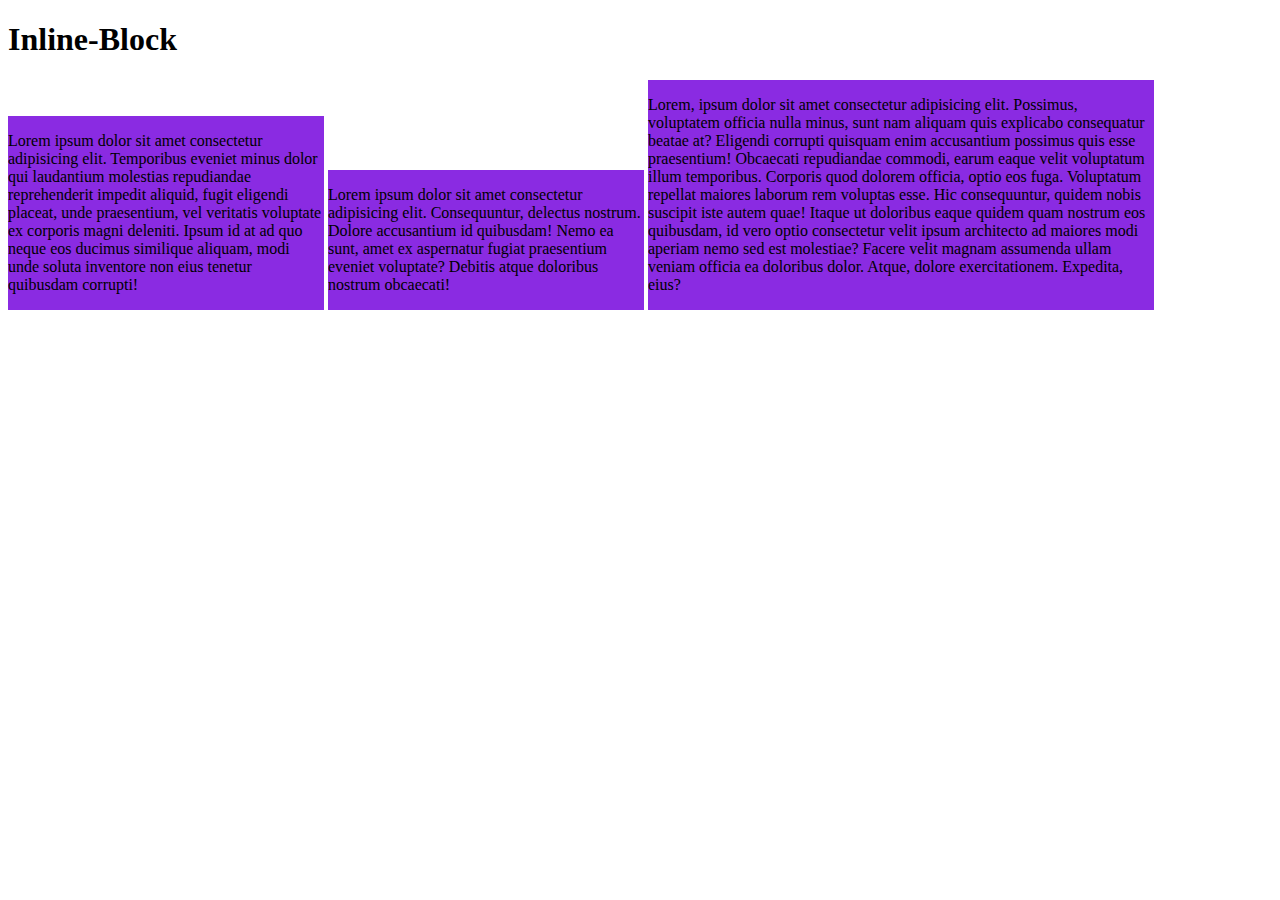
<file: Display Flex/inline-block.html>
<!DOCTYPE html>
<html lang="en">

<head>
  <meta charset="UTF-8">
  <meta name="viewport" content="width=device-width, initial-scale=1.0">
  <title>Inline Block</title>
  <style>
    div {
      display: inline-block;
      background-color: blueviolet;
    }

    .one {
      width: 25%;
    }

    .two {
      width: 25%;
    }

    .three {
      width: 40%;
    }
  </style>
</head>

<body>

  <body>
    <h1>Inline-Block</h1>
    <div class="one">
      <p>Lorem ipsum dolor sit amet consectetur adipisicing elit. Temporibus eveniet minus dolor qui laudantium
        molestias repudiandae reprehenderit impedit aliquid, fugit eligendi placeat, unde praesentium, vel veritatis
        voluptate ex corporis magni deleniti. Ipsum id at ad quo neque eos ducimus similique aliquam, modi unde soluta
        inventore non eius tenetur quibusdam corrupti!</p>
    </div>
    <div class="two">
      <p>Lorem ipsum dolor sit amet consectetur adipisicing elit. Consequuntur, delectus nostrum. Dolore accusantium id
        quibusdam! Nemo ea sunt, amet ex aspernatur fugiat praesentium eveniet voluptate? Debitis atque doloribus
        nostrum obcaecati!</p>
    </div>
    <div class="three">
      <p>Lorem, ipsum dolor sit amet consectetur adipisicing elit. Possimus, voluptatem officia nulla minus, sunt nam
        aliquam quis explicabo consequatur beatae at? Eligendi corrupti quisquam enim accusantium possimus quis esse
        praesentium! Obcaecati repudiandae commodi, earum eaque velit voluptatum illum temporibus. Corporis quod dolorem
        officia, optio eos fuga. Voluptatum repellat maiores laborum rem voluptas esse. Hic consequuntur, quidem nobis
        suscipit iste autem quae! Itaque ut doloribus eaque quidem quam nostrum eos quibusdam, id vero optio consectetur
        velit ipsum architecto ad maiores modi aperiam nemo sed est molestiae? Facere velit magnam assumenda ullam
        veniam officia ea doloribus dolor. Atque, dolore exercitationem. Expedita, eius?</p>
    </div>
  </body>

</html>
</file>
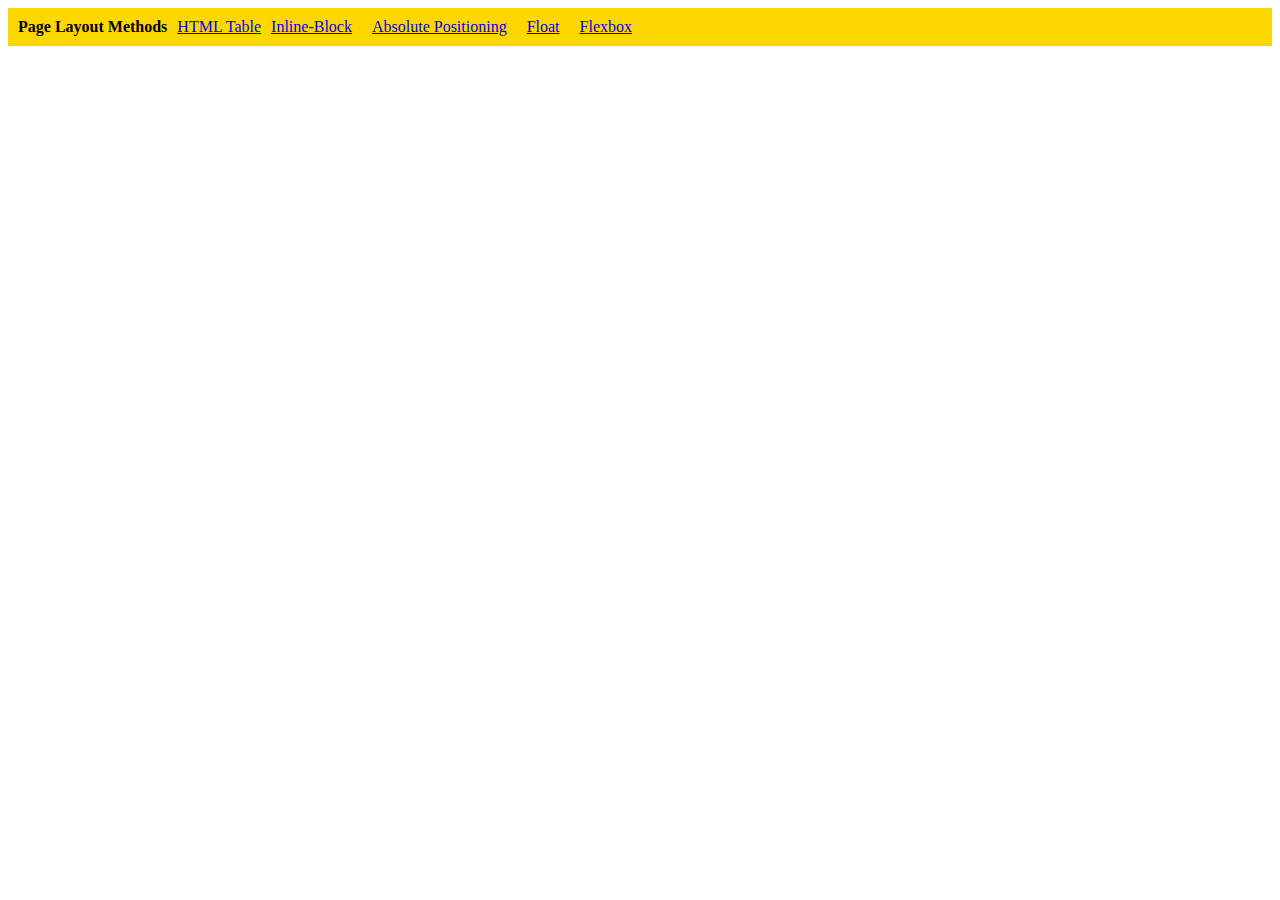
<file: Display Flex/solution.html>
<!DOCTYPE html>
<html lang="en">

<head>
  <meta charset="UTF-8">
  <meta name="viewport" content="width=device-width, initial-scale=1.0">
  <title>Column Layout Methods</title>
  <style>
    p {
      font-weight: 700;
      margin: 0;
    }

    li {
      list-style: none;
    }

    .container {
      padding: 10px;
      background-color: gold;
      display: flex;
      gap: 10px;
    }
  </style>
</head>

<body>
  <div class="container">
    <p>Page Layout Methods</p>

    <li><a href="./html-table.html">HTML Table</a></li>
    <li><a href="./inline-block.html">Inline-Block</li>
    <li><a href="./absolute-position.html">Absolute Positioning</li>
    <li><a href="./float.html">Float</li>
    <li><a href="./flex.html">Flexbox</li>

  </div>
</body>

</html>
</file>
<file: style.css>
* {
  margin: 0;
  box-sizing: border-box;
  font-family: system-ui, -apple-system, BlinkMacSystemFont, "Segoe UI", Roboto,
    Oxygen, Ubuntu, Cantarell, "Open Sans", "Helvetica Neue", sans-serif;
}
.navbar {
  display: flex;
  justify-content: space-around;
  align-items: center;
  padding: 10px 60px;
  border-bottom: 1px solid #ededed;
}
.head-logo {
  height: 35px;
}
.login {
  background-color: #1877f2;
  color: #fff;
  border: none;
  padding: 5px 15px;
  font-size: 15px;
  border-radius: 5px;
  margin-right: 10px;
}
.sign-up {
  text-decoration: none;
  font-size: 15px;
  color: #1877f2;
}
.google-img {
  width: 150px;
  border: 1px solid #ededed;
  border-radius: 50%;
}
.google-banner {
  border: none;
  background-color: #ededed;
  font-size: 14px;
  padding: 5px 10px;
  border-radius: 8px;
  margin-left: 10px;
}
.container {
  padding: 30px;
  display: flex;
  justify-content: center;
  align-items: center;
  gap: 60px;
  margin-right: 70px;
}
.google-details,
.data {
  display: flex;
  justify-content: space-evenly;
  gap: 10px;
}
.icon {
  display: flex;
  justify-content: start;
  align-items: center;
  padding: 5px;
}
.text {
  margin-bottom: 5px;
}
.data {
  padding: 10px;
  margin-left: 35px;
  font-size: 15px;
}
.google-span {
  border: none;
  background-color: #ededed;
  font-size: 14px;
  padding: 10px;
  border-radius: 20px;
}
.grey {
  color: #bebcbc;
}
.about {
  font-size: 15px;
  margin-left: 70px;
}
.google-span {
  margin-top: 20px;
}
.google-link {
  text-decoration: none;
  color: #00376b;
}
.color {
  width: 500px;
  margin: 50px 400px auto;
  display: flex;
  justify-content: safe;
  text-align: center;
  gap: 40px;
  /* margin-left: 200px; */
}
.circle {
  height: 100px;
  border: 1px solid #9e9e9e;
  border-radius: 50%;
}
/* .blue, */
/* .red, */
/* .green, */
/* .acqua-blue { */
/* width: 50%; */
/* gap: 40px; */
/* margin: top 10px; */
/* } */
</file>
<file: Display Flex/style.css>
.container {
  display: flex;
  gap: 10px;
}
a {
  text-decoration: none;
}
</file>
<file: Pricing card/style.css>
@import url("https://fonts.googleapis.com/css2?family=B612:ital,wght@0,400;0,700;1,400;1,700&family=Karla:ital,wght@0,200..800;1,200..800&family=Syncopate:wght@400;700&display=swap");
* {
  margin: 0;
  padding: 0;
  box-sizing: border-box;
  font-family: "Karla", serif;
  font-optical-sizing: auto;
}

li {
  list-style-type: none;
  font-size: 20px;
  font-weight: bold;
}

.container {
  margin: 300px auto;
  display: flex;
  justify-content: space-between;
  padding: 20px;
  background-color: #f4f2fd;
  border-radius: 15px;
}

/* .card {
  flex: 1;
  margin: 30px;
  width: 300px;
  height: 400px;
  text-align: left;
  text-align: center;
  } */

.card {
  flex: 1;
  text-align: left;
  max-width: 400px;
  padding: 20px 50px;
  border-radius: 10px;
  box-shadow: 2px 2px 10px#c9c0c0;
}

.one {
  background-color: #fff;
}

.two {
  background-color: #202842;
  color: #fff;
}

.three {
  background-color: #fff;
}

h1 {
  font-size: 55px;
}

h2 {
  margin-top: 10px;
  font-size: 30px;
}
p {
  line-height: 20px;
  font-size: 20px;
}

button {
  border: none;
  border-radius: 8px;
  padding: 10px 25px;
  margin-top: 20px;
  font-size: 20px;
  background-color: #202842;
  color: #fff;
}

.two > button {
  background-color: #fff;
  color: #202842;
  font-weight: bolder;
}

@media (max-width: 1024px) {
  .container {
    margin: 20px;
    flex-direction: column;
    justify-content: center;
    align-items: center;
  }
  .card {
    margin-top: 15px;
    width: 400px;
    height: 300px;
  }
}
</file>
